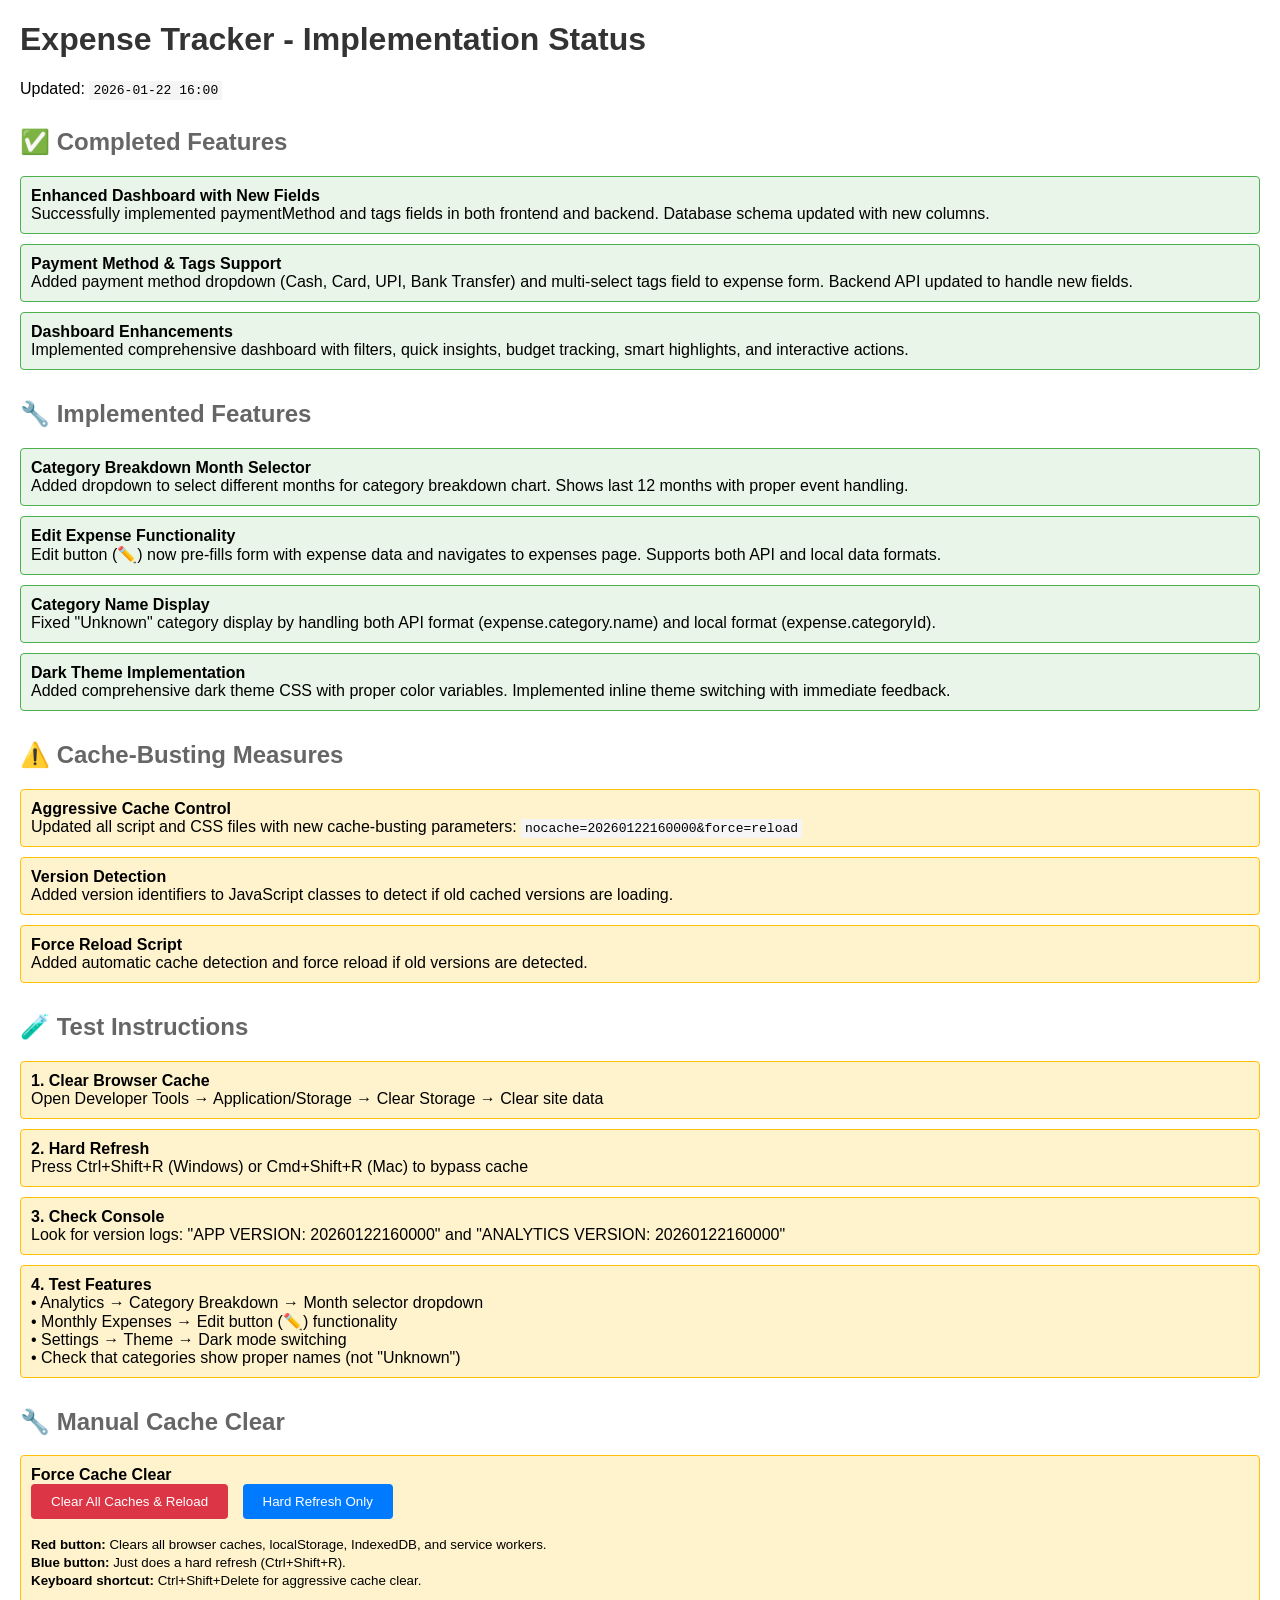
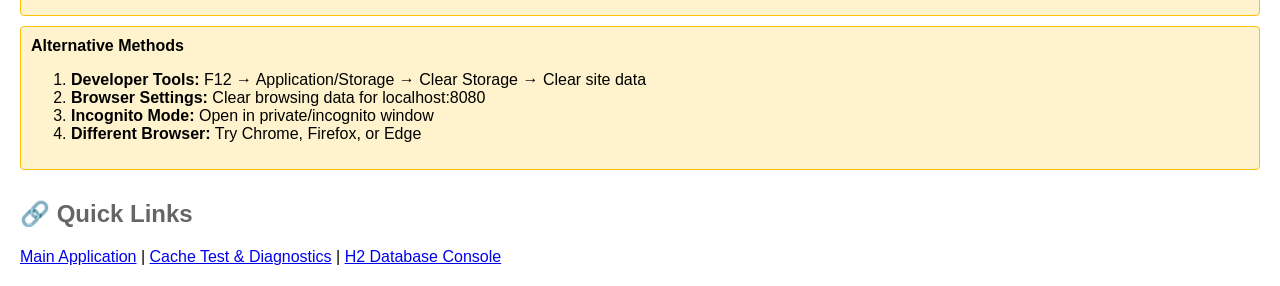
<file: tracking/src/main/resources/static/status.html>
<!DOCTYPE html>
<html>
<head>
    <meta charset="UTF-8">
    <meta http-equiv="Cache-Control" content="no-cache, no-store, must-revalidate">
    <meta http-equiv="Pragma" content="no-cache">
    <meta http-equiv="Expires" content="0">
    <title>Expense Tracker - Status</title>
    <style>
        body { font-family: Arial, sans-serif; margin: 20px; }
        .status-item { margin: 10px 0; padding: 10px; border-radius: 4px; }
        .fixed { background: #e8f5e8; border: 1px solid #4caf50; }
        .pending { background: #fff3cd; border: 1px solid #ffc107; }
        .issue { background: #f8d7da; border: 1px solid #dc3545; }
        h1 { color: #333; }
        h2 { color: #666; margin-top: 30px; }
        .version { font-family: monospace; background: #f5f5f5; padding: 2px 4px; }
    </style>
</head>
<body>
    <h1>Expense Tracker - Implementation Status</h1>
    <p>Updated: <span class="version">2026-01-22 16:00</span></p>
    
    <h2>✅ Completed Features</h2>
    
    <div class="status-item fixed">
        <strong>Enhanced Dashboard with New Fields</strong><br>
        Successfully implemented paymentMethod and tags fields in both frontend and backend. Database schema updated with new columns.
    </div>
    
    <div class="status-item fixed">
        <strong>Payment Method & Tags Support</strong><br>
        Added payment method dropdown (Cash, Card, UPI, Bank Transfer) and multi-select tags field to expense form. Backend API updated to handle new fields.
    </div>
    
    <div class="status-item fixed">
        <strong>Dashboard Enhancements</strong><br>
        Implemented comprehensive dashboard with filters, quick insights, budget tracking, smart highlights, and interactive actions.
    </div>
    
    <h2>🔧 Implemented Features</h2>
    
    <div class="status-item fixed">
        <strong>Category Breakdown Month Selector</strong><br>
        Added dropdown to select different months for category breakdown chart. Shows last 12 months with proper event handling.
    </div>
    
    <div class="status-item fixed">
        <strong>Edit Expense Functionality</strong><br>
        Edit button (✏️) now pre-fills form with expense data and navigates to expenses page. Supports both API and local data formats.
    </div>
    
    <div class="status-item fixed">
        <strong>Category Name Display</strong><br>
        Fixed "Unknown" category display by handling both API format (expense.category.name) and local format (expense.categoryId).
    </div>
    
    <div class="status-item fixed">
        <strong>Dark Theme Implementation</strong><br>
        Added comprehensive dark theme CSS with proper color variables. Implemented inline theme switching with immediate feedback.
    </div>
    
    <h2>⚠️ Cache-Busting Measures</h2>
    
    <div class="status-item pending">
        <strong>Aggressive Cache Control</strong><br>
        Updated all script and CSS files with new cache-busting parameters: <span class="version">nocache=20260122160000&force=reload</span>
    </div>
    
    <div class="status-item pending">
        <strong>Version Detection</strong><br>
        Added version identifiers to JavaScript classes to detect if old cached versions are loading.
    </div>
    
    <div class="status-item pending">
        <strong>Force Reload Script</strong><br>
        Added automatic cache detection and force reload if old versions are detected.
    </div>
    
    <h2>🧪 Test Instructions</h2>
    
    <div class="status-item pending">
        <strong>1. Clear Browser Cache</strong><br>
        Open Developer Tools → Application/Storage → Clear Storage → Clear site data
    </div>
    
    <div class="status-item pending">
        <strong>2. Hard Refresh</strong><br>
        Press Ctrl+Shift+R (Windows) or Cmd+Shift+R (Mac) to bypass cache
    </div>
    
    <div class="status-item pending">
        <strong>3. Check Console</strong><br>
        Look for version logs: "APP VERSION: 20260122160000" and "ANALYTICS VERSION: 20260122160000"
    </div>
    
    <div class="status-item pending">
        <strong>4. Test Features</strong><br>
        • Analytics → Category Breakdown → Month selector dropdown<br>
        • Monthly Expenses → Edit button (✏️) functionality<br>
        • Settings → Theme → Dark mode switching<br>
        • Check that categories show proper names (not "Unknown")
    </div>
    
    <h2>🔧 Manual Cache Clear</h2>
    
    <div class="status-item pending">
        <strong>Force Cache Clear</strong><br>
        <button onclick="forceCacheClear()" style="padding: 10px 20px; background: #dc3545; color: white; border: none; border-radius: 4px; cursor: pointer; margin-right: 10px;">
            Clear All Caches & Reload
        </button>
        <button onclick="window.location.reload(true)" style="padding: 10px 20px; background: #007bff; color: white; border: none; border-radius: 4px; cursor: pointer;">
            Hard Refresh Only
        </button>
        <p><small>
            <strong>Red button:</strong> Clears all browser caches, localStorage, IndexedDB, and service workers.<br>
            <strong>Blue button:</strong> Just does a hard refresh (Ctrl+Shift+R).<br>
            <strong>Keyboard shortcut:</strong> Ctrl+Shift+Delete for aggressive cache clear.
        </small></p>
    </div>
    
    <div class="status-item pending">
        <strong>Alternative Methods</strong><br>
        <ol>
            <li><strong>Developer Tools:</strong> F12 → Application/Storage → Clear Storage → Clear site data</li>
            <li><strong>Browser Settings:</strong> Clear browsing data for localhost:8080</li>
            <li><strong>Incognito Mode:</strong> Open in private/incognito window</li>
            <li><strong>Different Browser:</strong> Try Chrome, Firefox, or Edge</li>
        </ol>
    </div>
    
    <h2>🔗 Quick Links</h2>
    <p>
        <a href="/">Main Application</a> | 
        <a href="/cache-test.html">Cache Test & Diagnostics</a> | 
        <a href="/h2-console">H2 Database Console</a>
    </p>
    
    <script>
        console.log('STATUS PAGE LOADED:', new Date().toISOString());
        console.log('Expected version: 20260122161500');
        
        function forceCacheClear() {
            console.log('MANUAL CACHE CLEAR INITIATED');
            
            // Show progress message
            const button = event.target;
            const originalText = button.textContent;
            button.textContent = 'Clearing caches...';
            button.disabled = true;
            
            // Clear all possible caches aggressively
            Promise.all([
                // Clear service worker caches
                'caches' in window ? caches.keys().then(names => {
                    console.log('Clearing caches:', names);
                    return Promise.all(names.map(name => caches.delete(name)));
                }) : Promise.resolve(),
                
                // Clear storage
                new Promise(resolve => {
                    try {
                        localStorage.clear();
                        sessionStorage.clear();
                        console.log('Storage cleared');
                    } catch (e) {
                        console.warn('Could not clear storage:', e);
                    }
                    resolve();
                }),
                
                // Clear IndexedDB
                'indexedDB' in window ? new Promise(resolve => {
                    try {
                        const deleteReq = indexedDB.deleteDatabase('ExpenseTrackerDB');
                        deleteReq.onsuccess = () => {
                            console.log('IndexedDB cleared');
                            resolve();
                        };
                        deleteReq.onerror = () => {
                            console.warn('Could not clear IndexedDB');
                            resolve();
                        };
                        // Timeout fallback
                        setTimeout(resolve, 2000);
                    } catch (e) {
                        console.warn('Could not clear IndexedDB:', e);
                        resolve();
                    }
                }) : Promise.resolve(),
                
                // Unregister service workers
                'serviceWorker' in navigator ? navigator.serviceWorker.getRegistrations().then(registrations => {
                    console.log('Unregistering service workers:', registrations.length);
                    return Promise.all(registrations.map(registration => registration.unregister()));
                }) : Promise.resolve()
            ]).then(() => {
                console.log('All caches cleared, reloading...');
                button.textContent = 'Reloading...';
                
                // Force reload with multiple cache-busting techniques
                const cacheBust = Date.now();
                const url = new URL(window.location.origin);
                url.searchParams.set('v', '20260122161500');
                url.searchParams.set('cb', cacheBust);
                url.searchParams.set('nocache', 'true');
                url.searchParams.set('force', 'reload');
                
                // Use replace to avoid back button issues
                window.location.replace(url.href);
            }).catch(error => {
                console.error('Error clearing caches:', error);
                button.textContent = originalText;
                button.disabled = false;
                alert('Error clearing caches. Please try manually: Ctrl+Shift+R');
            });
        }
        
        // Add keyboard shortcut for cache clear
        document.addEventListener('keydown', function(e) {
            if (e.ctrlKey && e.shiftKey && e.key === 'Delete') {
                e.preventDefault();
                forceCacheClear();
            }
        });
    </script>
</body>
</html>
</file>
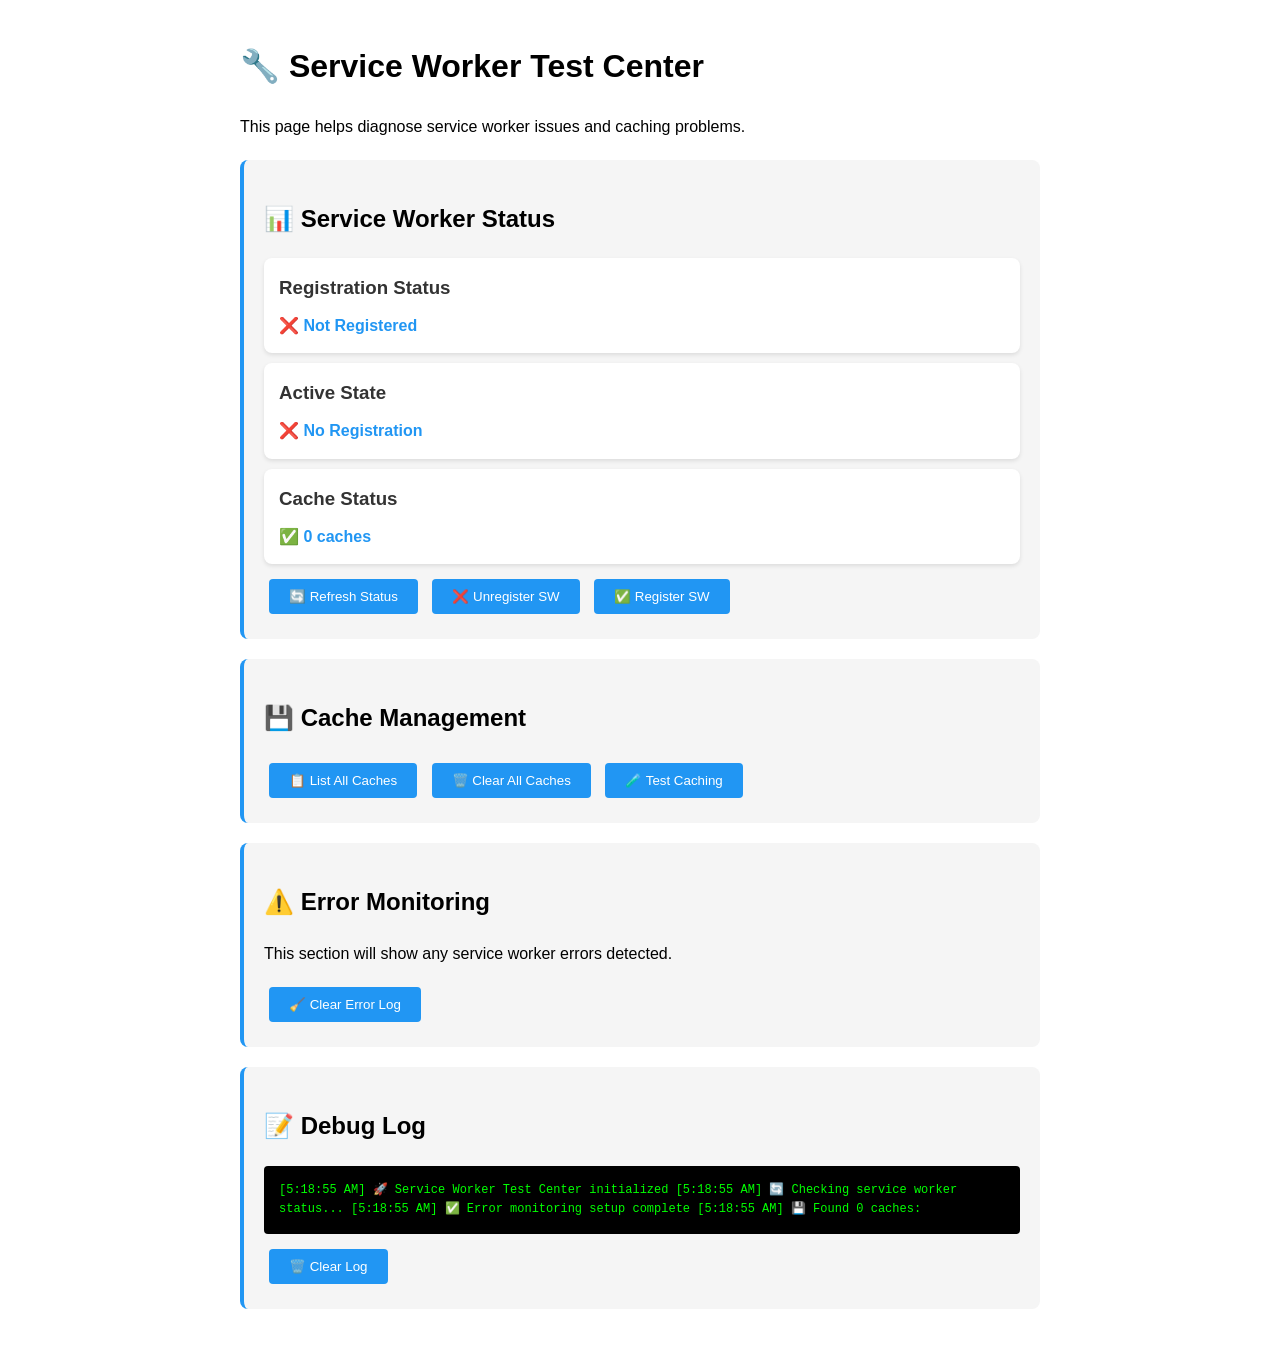
<file: tracking/src/main/resources/static/test-service-worker.html>
<!DOCTYPE html>
<html lang="en">
<head>
    <meta charset="UTF-8">
    <meta name="viewport" content="width=device-width, initial-scale=1.0">
    <title>Service Worker Test - Expense Tracker</title>
    <style>
        body {
            font-family: -apple-system, BlinkMacSystemFont, 'Segoe UI', Roboto, sans-serif;
            max-width: 800px;
            margin: 0 auto;
            padding: 20px;
            line-height: 1.6;
        }
        .test-section {
            background: #f5f5f5;
            padding: 20px;
            margin: 20px 0;
            border-radius: 8px;
            border-left: 4px solid #2196F3;
        }
        .status {
            padding: 10px;
            margin: 10px 0;
            border-radius: 4px;
            font-weight: bold;
        }
        .status.success { background: #d4edda; color: #155724; }
        .status.error { background: #f8d7da; color: #721c24; }
        .status.warning { background: #fff3cd; color: #856404; }
        .status.info { background: #d1ecf1; color: #0c5460; }
        button {
            background: #2196F3;
            color: white;
            border: none;
            padding: 10px 20px;
            border-radius: 4px;
            cursor: pointer;
            margin: 5px;
        }
        button:hover { background: #1976D2; }
        button:disabled { background: #ccc; cursor: not-allowed; }
        .log {
            background: #000;
            color: #0f0;
            padding: 15px;
            border-radius: 4px;
            font-family: monospace;
            font-size: 12px;
            max-height: 300px;
            overflow-y: auto;
            margin: 10px 0;
        }
        .info-card {
            background: white;
            padding: 15px;
            margin: 10px 0;
            border-radius: 8px;
            box-shadow: 0 2px 4px rgba(0,0,0,0.1);
        }
        .info-card h3 {
            margin: 0 0 10px 0;
            color: #333;
        }
        .info-card .value {
            font-size: 16px;
            font-weight: bold;
            color: #2196F3;
        }
    </style>
</head>
<body>
    <h1>🔧 Service Worker Test Center</h1>
    <p>This page helps diagnose service worker issues and caching problems.</p>

    <!-- Service Worker Status -->
    <div class="test-section">
        <h2>📊 Service Worker Status</h2>
        <div class="info-card">
            <h3>Registration Status</h3>
            <div class="value" id="sw-registration-status">Checking...</div>
        </div>
        <div class="info-card">
            <h3>Active State</h3>
            <div class="value" id="sw-active-status">Checking...</div>
        </div>
        <div class="info-card">
            <h3>Cache Status</h3>
            <div class="value" id="cache-status">Checking...</div>
        </div>
        <button onclick="checkServiceWorkerStatus()">🔄 Refresh Status</button>
        <button onclick="unregisterServiceWorker()">❌ Unregister SW</button>
        <button onclick="registerServiceWorker()">✅ Register SW</button>
    </div>

    <!-- Cache Management -->
    <div class="test-section">
        <h2>💾 Cache Management</h2>
        <div id="cache-info"></div>
        <button onclick="listCaches()">📋 List All Caches</button>
        <button onclick="clearAllCaches()">🗑️ Clear All Caches</button>
        <button onclick="testCaching()">🧪 Test Caching</button>
    </div>

    <!-- Error Monitoring -->
    <div class="test-section">
        <h2>⚠️ Error Monitoring</h2>
        <div id="error-info">
            <p>This section will show any service worker errors detected.</p>
        </div>
        <button onclick="clearErrors()">🧹 Clear Error Log</button>
    </div>

    <!-- Debug Log -->
    <div class="test-section">
        <h2>📝 Debug Log</h2>
        <div class="log" id="debug-log"></div>
        <button onclick="clearLog()">🗑️ Clear Log</button>
    </div>

    <script>
        let errorLog = [];
        
        // Initialize on page load
        document.addEventListener('DOMContentLoaded', () => {
            log('🚀 Service Worker Test Center initialized');
            checkServiceWorkerStatus();
            setupErrorMonitoring();
        });

        function log(message) {
            const timestamp = new Date().toLocaleTimeString();
            const logElement = document.getElementById('debug-log');
            logElement.innerHTML += `[${timestamp}] ${message}\n`;
            logElement.scrollTop = logElement.scrollHeight;
            console.log(message);
        }

        function clearLog() {
            document.getElementById('debug-log').innerHTML = '';
        }

        function setupErrorMonitoring() {
            // Monitor console errors
            const originalError = console.error;
            console.error = function(...args) {
                const errorMessage = args.join(' ');
                if (errorMessage.includes('chrome-extension') || 
                    errorMessage.includes('Cache') || 
                    errorMessage.includes('sw.js')) {
                    errorLog.push({
                        timestamp: new Date().toISOString(),
                        message: errorMessage,
                        type: 'console.error'
                    });
                    updateErrorDisplay();
                }
                originalError.apply(console, args);
            };

            // Monitor unhandled promise rejections
            window.addEventListener('unhandledrejection', event => {
                errorLog.push({
                    timestamp: new Date().toISOString(),
                    message: event.reason.toString(),
                    type: 'unhandledrejection'
                });
                updateErrorDisplay();
            });

            log('✅ Error monitoring setup complete');
        }

        function updateErrorDisplay() {
            const errorInfo = document.getElementById('error-info');
            if (errorLog.length === 0) {
                errorInfo.innerHTML = '<p class="status success">No errors detected</p>';
                return;
            }

            const recentErrors = errorLog.slice(-10); // Show last 10 errors
            const errorHtml = recentErrors.map(error => `
                <div class="status ${error.message.includes('chrome-extension') ? 'warning' : 'error'}">
                    <strong>${error.type}</strong> at ${new Date(error.timestamp).toLocaleTimeString()}<br>
                    ${error.message}
                </div>
            `).join('');

            errorInfo.innerHTML = errorHtml;
        }

        function clearErrors() {
            errorLog = [];
            updateErrorDisplay();
            log('🧹 Error log cleared');
        }

        async function checkServiceWorkerStatus() {
            log('🔄 Checking service worker status...');
            
            if (!('serviceWorker' in navigator)) {
                document.getElementById('sw-registration-status').textContent = '❌ Not Supported';
                document.getElementById('sw-active-status').textContent = '❌ Not Supported';
                document.getElementById('cache-status').textContent = '❌ Not Supported';
                return;
            }

            try {
                const registration = await navigator.serviceWorker.getRegistration();
                
                if (registration) {
                    document.getElementById('sw-registration-status').textContent = '✅ Registered';
                    
                    if (registration.active) {
                        document.getElementById('sw-active-status').textContent = '✅ Active';
                        log(`📱 Service worker active: ${registration.active.scriptURL}`);
                    } else if (registration.installing) {
                        document.getElementById('sw-active-status').textContent = '⏳ Installing';
                    } else if (registration.waiting) {
                        document.getElementById('sw-active-status').textContent = '⏳ Waiting';
                    } else {
                        document.getElementById('sw-active-status').textContent = '❌ Not Active';
                    }
                } else {
                    document.getElementById('sw-registration-status').textContent = '❌ Not Registered';
                    document.getElementById('sw-active-status').textContent = '❌ No Registration';
                }

                // Check cache status
                if ('caches' in window) {
                    const cacheNames = await caches.keys();
                    document.getElementById('cache-status').textContent = `✅ ${cacheNames.length} caches`;
                    log(`💾 Found ${cacheNames.length} caches: ${cacheNames.join(', ')}`);
                } else {
                    document.getElementById('cache-status').textContent = '❌ Not Supported';
                }

            } catch (error) {
                log(`❌ Error checking service worker: ${error.message}`);
                document.getElementById('sw-registration-status').textContent = '❌ Error';
                document.getElementById('sw-active-status').textContent = '❌ Error';
            }
        }

        async function registerServiceWorker() {
            log('📱 Registering service worker...');
            
            if (!('serviceWorker' in navigator)) {
                log('❌ Service workers not supported');
                return;
            }

            try {
                const registration = await navigator.serviceWorker.register('/sw.js');
                log('✅ Service worker registered successfully');
                
                registration.addEventListener('updatefound', () => {
                    log('🔄 Service worker update found');
                });

                await checkServiceWorkerStatus();
            } catch (error) {
                log(`❌ Service worker registration failed: ${error.message}`);
            }
        }

        async function unregisterServiceWorker() {
            log('❌ Unregistering service worker...');
            
            try {
                const registration = await navigator.serviceWorker.getRegistration();
                if (registration) {
                    await registration.unregister();
                    log('✅ Service worker unregistered successfully');
                } else {
                    log('ℹ️ No service worker registration found');
                }
                
                await checkServiceWorkerStatus();
            } catch (error) {
                log(`❌ Error unregistering service worker: ${error.message}`);
            }
        }

        async function listCaches() {
            log('📋 Listing all caches...');
            
            if (!('caches' in window)) {
                log('❌ Cache API not supported');
                return;
            }

            try {
                const cacheNames = await caches.keys();
                const cacheInfo = document.getElementById('cache-info');
                
                if (cacheNames.length === 0) {
                    cacheInfo.innerHTML = '<p class="status info">No caches found</p>';
                    log('ℹ️ No caches found');
                    return;
                }

                let cacheHtml = '<h3>Cache Details:</h3>';
                
                for (const cacheName of cacheNames) {
                    const cache = await caches.open(cacheName);
                    const requests = await cache.keys();
                    
                    cacheHtml += `
                        <div class="info-card">
                            <h4>${cacheName}</h4>
                            <p><strong>Entries:</strong> ${requests.length}</p>
                            <details>
                                <summary>Show cached URLs</summary>
                                <ul style="margin: 10px 0; padding-left: 20px;">
                                    ${requests.map(req => `<li>${req.url}</li>`).join('')}
                                </ul>
                            </details>
                        </div>
                    `;
                    
                    log(`💾 Cache "${cacheName}": ${requests.length} entries`);
                }
                
                cacheInfo.innerHTML = cacheHtml;
                
            } catch (error) {
                log(`❌ Error listing caches: ${error.message}`);
            }
        }

        async function clearAllCaches() {
            log('🗑️ Clearing all caches...');
            
            if (!('caches' in window)) {
                log('❌ Cache API not supported');
                return;
            }

            try {
                const cacheNames = await caches.keys();
                
                await Promise.all(
                    cacheNames.map(cacheName => {
                        log(`🗑️ Deleting cache: ${cacheName}`);
                        return caches.delete(cacheName);
                    })
                );
                
                log(`✅ Cleared ${cacheNames.length} caches`);
                await checkServiceWorkerStatus();
                await listCaches();
                
            } catch (error) {
                log(`❌ Error clearing caches: ${error.message}`);
            }
        }

        async function testCaching() {
            log('🧪 Testing caching functionality...');
            
            try {
                // Test fetching a resource that should be cached
                const testUrl = '/css/styles.css';
                
                log(`📥 Fetching ${testUrl}...`);
                const response = await fetch(testUrl);
                
                if (response.ok) {
                    log(`✅ Successfully fetched ${testUrl} (${response.status})`);
                    
                    // Check if it's now in cache
                    const cacheNames = await caches.keys();
                    let foundInCache = false;
                    
                    for (const cacheName of cacheNames) {
                        const cache = await caches.open(cacheName);
                        const cachedResponse = await cache.match(testUrl);
                        if (cachedResponse) {
                            foundInCache = true;
                            log(`✅ Found ${testUrl} in cache: ${cacheName}`);
                            break;
                        }
                    }
                    
                    if (!foundInCache) {
                        log(`⚠️ ${testUrl} not found in any cache`);
                    }
                } else {
                    log(`❌ Failed to fetch ${testUrl}: ${response.status}`);
                }
                
            } catch (error) {
                log(`❌ Error testing caching: ${error.message}`);
            }
        }
    </script>
</body>
</html>
</file>
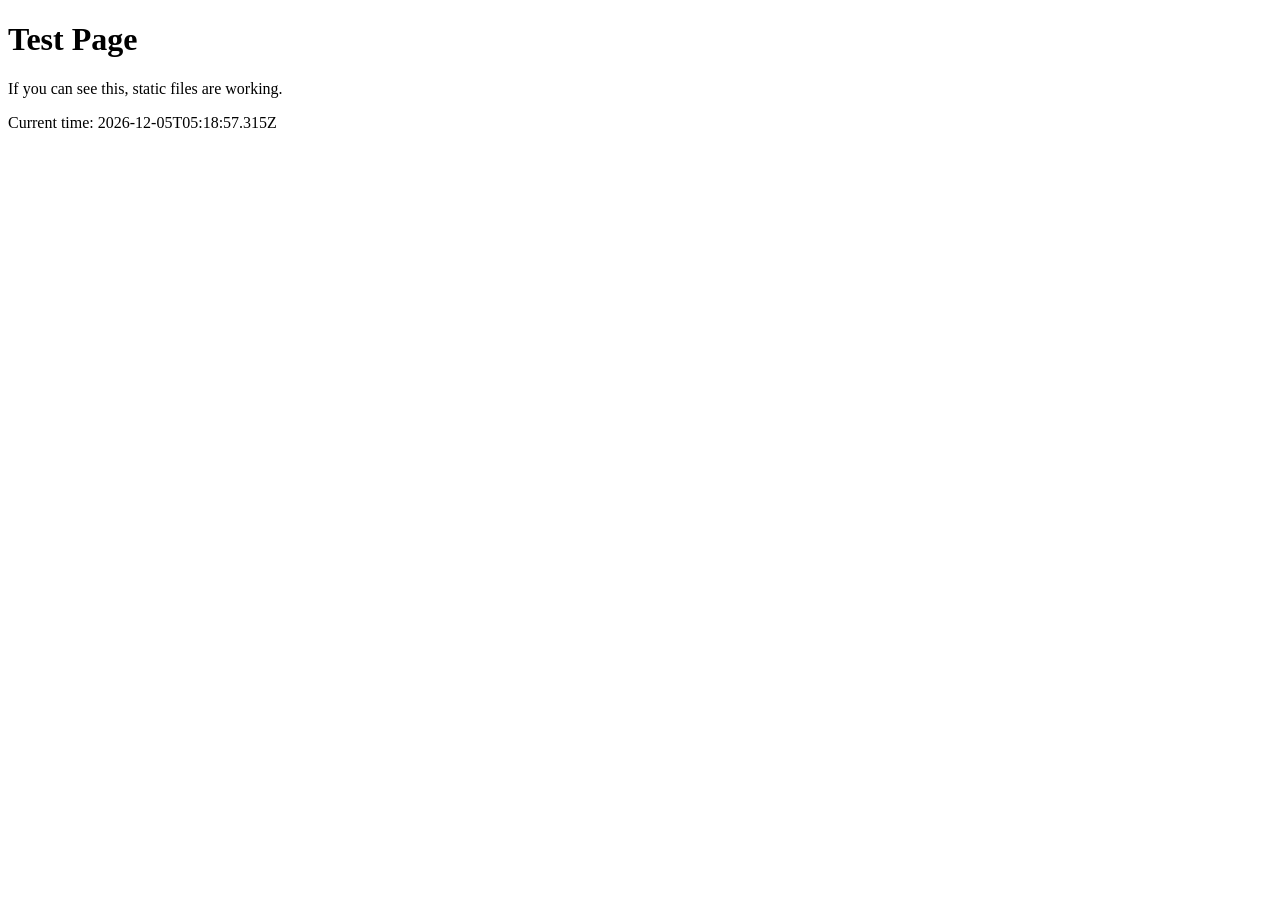
<file: tracking/src/main/resources/static/test.html>
<!DOCTYPE html>
<html>
<head>
    <title>Simple Test</title>
</head>
<body>
    <h1>Test Page</h1>
    <p>If you can see this, static files are working.</p>
    <p>Current time: <script>document.write(new Date().toISOString());</script></p>
</body>
</html>
</file>
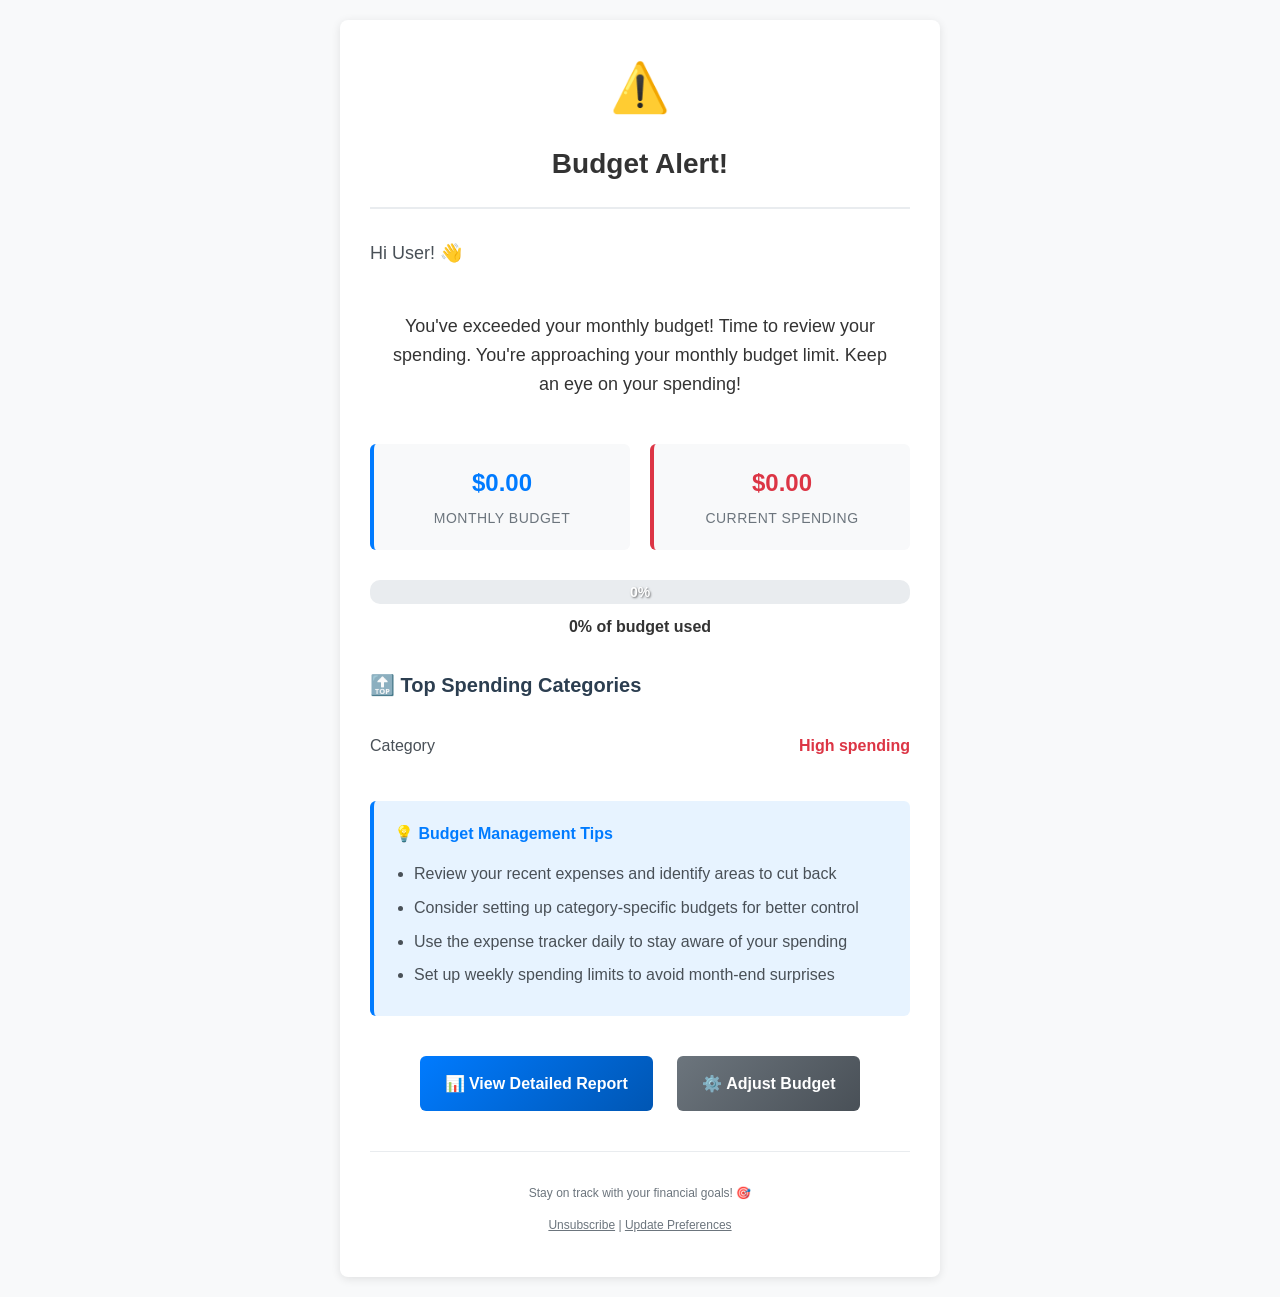
<file: tracking/src/main/resources/templates/email/budget-alert.html>
<!DOCTYPE html>
<html xmlns:th="http://www.thymeleaf.org">
<head>
    <meta charset="UTF-8">
    <meta name="viewport" content="width=device-width, initial-scale=1.0">
    <title>Budget Alert</title>
    <style>
        body {
            font-family: -apple-system, BlinkMacSystemFont, 'Segoe UI', Roboto, Oxygen, Ubuntu, Cantarell, sans-serif;
            line-height: 1.6;
            color: #333;
            max-width: 600px;
            margin: 0 auto;
            padding: 20px;
            background-color: #f8f9fa;
        }
        .container {
            background-color: white;
            border-radius: 8px;
            padding: 30px;
            box-shadow: 0 2px 10px rgba(0,0,0,0.1);
        }
        .header {
            text-align: center;
            margin-bottom: 30px;
            padding-bottom: 20px;
            border-bottom: 2px solid #e9ecef;
        }
        .header h1 {
            margin: 0;
            font-size: 28px;
        }
        .header.warning h1 {
            color: #fd7e14;
        }
        .header.exceeded h1 {
            color: #dc3545;
        }
        .alert-icon {
            font-size: 48px;
            margin-bottom: 15px;
        }
        .greeting {
            font-size: 18px;
            margin-bottom: 20px;
            color: #495057;
        }
        .alert-message {
            padding: 20px;
            border-radius: 8px;
            margin: 25px 0;
            text-align: center;
            font-size: 18px;
            font-weight: 500;
        }
        .alert-message.warning {
            background-color: #fff3cd;
            border: 1px solid #ffeaa7;
            color: #856404;
        }
        .alert-message.exceeded {
            background-color: #f8d7da;
            border: 1px solid #f5c6cb;
            color: #721c24;
        }
        .budget-stats {
            display: grid;
            grid-template-columns: 1fr 1fr;
            gap: 20px;
            margin: 25px 0;
        }
        .stat-card {
            background-color: #f8f9fa;
            padding: 20px;
            border-radius: 6px;
            text-align: center;
        }
        .stat-card.budget {
            border-left: 4px solid #007bff;
        }
        .stat-card.spending {
            border-left: 4px solid #dc3545;
        }
        .stat-value {
            font-size: 24px;
            font-weight: bold;
            margin-bottom: 5px;
        }
        .stat-card.budget .stat-value {
            color: #007bff;
        }
        .stat-card.spending .stat-value {
            color: #dc3545;
        }
        .stat-label {
            font-size: 14px;
            color: #6c757d;
            text-transform: uppercase;
            letter-spacing: 0.5px;
        }
        .progress-container {
            margin: 30px 0;
        }
        .progress-bar {
            background-color: #e9ecef;
            border-radius: 10px;
            height: 24px;
            overflow: hidden;
            position: relative;
        }
        .progress-fill {
            height: 100%;
            border-radius: 10px;
            transition: width 0.3s ease;
            position: relative;
        }
        .progress-fill.warning {
            background: linear-gradient(90deg, #ffc107, #fd7e14);
        }
        .progress-fill.exceeded {
            background: linear-gradient(90deg, #dc3545, #c82333);
        }
        .progress-text {
            position: absolute;
            top: 50%;
            left: 50%;
            transform: translate(-50%, -50%);
            font-weight: bold;
            color: white;
            font-size: 14px;
            text-shadow: 1px 1px 2px rgba(0,0,0,0.5);
        }
        .progress-label {
            text-align: center;
            margin-top: 10px;
            font-size: 16px;
            font-weight: bold;
        }
        .progress-label.warning {
            color: #fd7e14;
        }
        .progress-label.exceeded {
            color: #dc3545;
        }
        .top-categories {
            margin: 30px 0;
        }
        .top-categories h3 {
            color: #2c3e50;
            margin-bottom: 20px;
            font-size: 20px;
        }
        .category-item {
            display: flex;
            justify-content: space-between;
            align-items: center;
            padding: 12px 0;
            border-bottom: 1px solid #f1f3f4;
        }
        .category-item:last-child {
            border-bottom: none;
        }
        .category-name {
            font-weight: 500;
            color: #495057;
        }
        .category-spending {
            font-weight: bold;
            color: #dc3545;
        }
        .cta-buttons {
            text-align: center;
            margin: 30px 0;
        }
        .cta-button {
            display: inline-block;
            text-decoration: none;
            padding: 15px 25px;
            border-radius: 6px;
            font-weight: bold;
            margin: 10px;
            transition: transform 0.2s ease;
        }
        .cta-button:hover {
            transform: translateY(-2px);
        }
        .cta-button.primary {
            background: linear-gradient(135deg, #007bff, #0056b3);
            color: white;
        }
        .cta-button.secondary {
            background: linear-gradient(135deg, #6c757d, #495057);
            color: white;
        }
        .tips {
            background-color: #e7f3ff;
            padding: 20px;
            border-radius: 6px;
            margin: 25px 0;
            border-left: 4px solid #007bff;
        }
        .tips h4 {
            color: #007bff;
            margin-top: 0;
            margin-bottom: 15px;
        }
        .tips ul {
            margin: 0;
            padding-left: 20px;
        }
        .tips li {
            margin-bottom: 8px;
            color: #495057;
        }
        .footer {
            margin-top: 30px;
            padding-top: 20px;
            border-top: 1px solid #e9ecef;
            text-align: center;
            font-size: 12px;
            color: #6c757d;
        }
        @media (max-width: 600px) {
            .budget-stats {
                grid-template-columns: 1fr;
            }
            .container {
                padding: 20px;
            }
            .cta-button {
                display: block;
                margin: 10px 0;
            }
        }
    </style>
</head>
<body>
    <div class="container">
        <div class="header" th:classappend="${alertType == 'exceeded'} ? 'exceeded' : 'warning'">
            <div class="alert-icon" th:text="${alertType == 'exceeded'} ? '🚨' : '⚠️'">⚠️</div>
            <h1 th:text="${alertType == 'exceeded'} ? 'Budget Exceeded!' : 'Budget Warning!'">Budget Alert!</h1>
        </div>
        
        <div class="greeting">
            Hi <span th:text="${userName}">User</span>! 👋
        </div>
        
        <div class="alert-message" th:classappend="${alertType == 'exceeded'} ? 'exceeded' : 'warning'">
            <span th:if="${alertType == 'exceeded'}">
                You've exceeded your monthly budget! Time to review your spending.
            </span>
            <span th:if="${alertType == 'warning'}">
                You're approaching your monthly budget limit. Keep an eye on your spending!
            </span>
        </div>
        
        <div class="budget-stats">
            <div class="stat-card budget">
                <div class="stat-value" th:text="${#numbers.formatCurrency(budgetAmount)}">$0.00</div>
                <div class="stat-label">Monthly Budget</div>
            </div>
            <div class="stat-card spending">
                <div class="stat-value" th:text="${#numbers.formatCurrency(currentSpending)}">$0.00</div>
                <div class="stat-label">Current Spending</div>
            </div>
        </div>
        
        <div class="progress-container">
            <div class="progress-bar">
                <div class="progress-fill" 
                     th:classappend="${alertType == 'exceeded'} ? 'exceeded' : 'warning'"
                     th:style="'width: ' + ${percentage > 100 ? 100 : percentage} + '%'">
                    <div class="progress-text" th:text="${#numbers.formatPercent(percentage / 100, 0, 0)}">0%</div>
                </div>
            </div>
            <div class="progress-label" th:classappend="${alertType == 'exceeded'} ? 'exceeded' : 'warning'">
                <span th:text="${#numbers.formatPercent(percentage / 100, 1, 1)}">0%</span> of budget used
            </div>
        </div>
        
        <div class="top-categories" th:if="${topCategories != null and !topCategories.isEmpty()}">
            <h3>🔝 Top Spending Categories</h3>
            <div th:each="category : ${topCategories}" class="category-item">
                <div class="category-name" th:text="${category}">Category</div>
                <div class="category-spending">High spending</div>
            </div>
        </div>
        
        <div class="tips">
            <h4>💡 Budget Management Tips</h4>
            <ul>
                <li>Review your recent expenses and identify areas to cut back</li>
                <li>Consider setting up category-specific budgets for better control</li>
                <li>Use the expense tracker daily to stay aware of your spending</li>
                <li>Set up weekly spending limits to avoid month-end surprises</li>
            </ul>
        </div>
        
        <div class="cta-buttons">
            <a href="#" class="cta-button primary">📊 View Detailed Report</a>
            <a href="#" class="cta-button secondary">⚙️ Adjust Budget</a>
        </div>
        
        <div class="footer">
            <p>Stay on track with your financial goals! 🎯</p>
            <p>
                <a href="#" style="color: #6c757d;">Unsubscribe</a> | 
                <a href="#" style="color: #6c757d;">Update Preferences</a>
            </p>
        </div>
    </div>
</body>
</html>
</file>
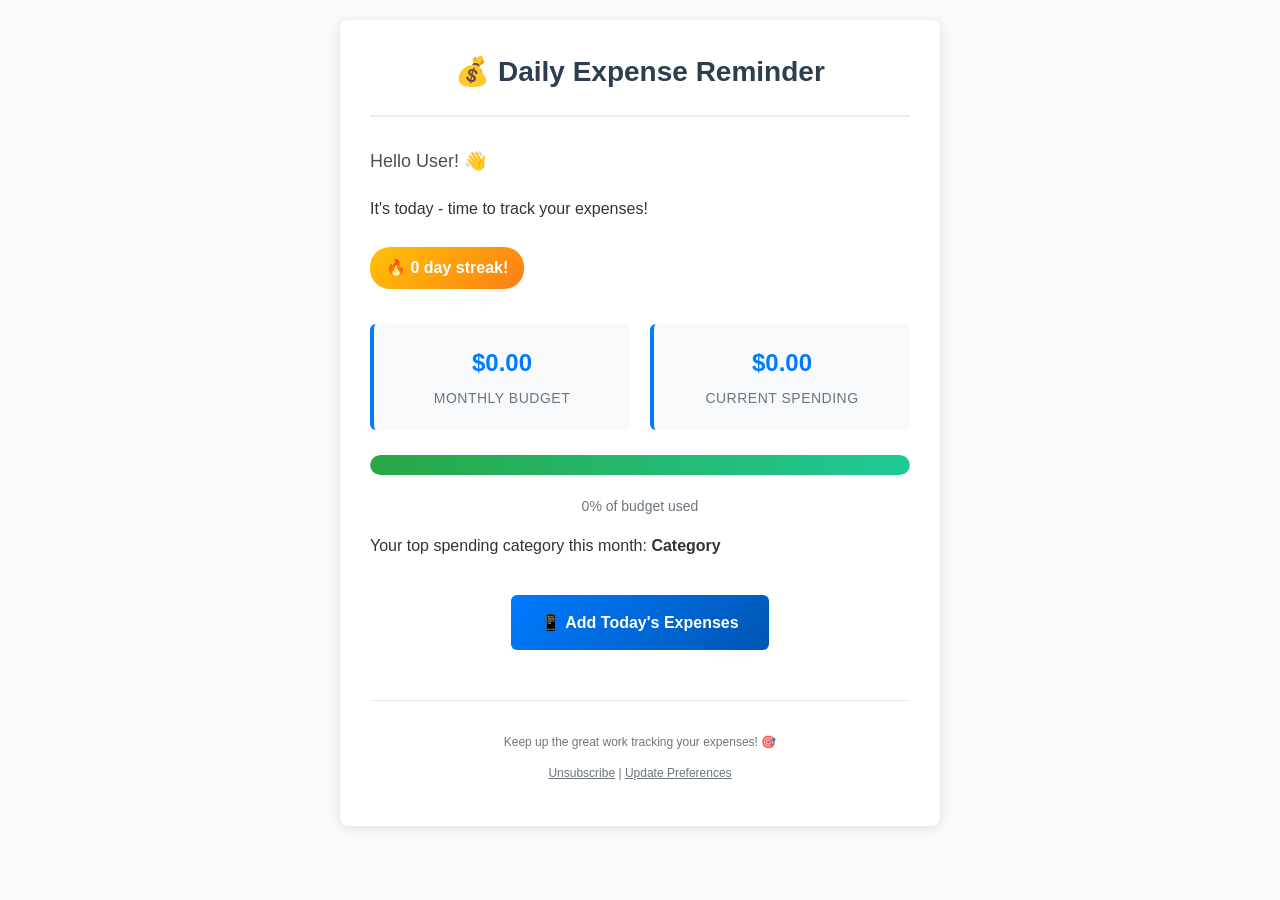
<file: tracking/src/main/resources/templates/email/daily-reminder.html>
<!DOCTYPE html>
<html xmlns:th="http://www.thymeleaf.org">
<head>
    <meta charset="UTF-8">
    <meta name="viewport" content="width=device-width, initial-scale=1.0">
    <title>Daily Expense Reminder</title>
    <style>
        body {
            font-family: -apple-system, BlinkMacSystemFont, 'Segoe UI', Roboto, Oxygen, Ubuntu, Cantarell, sans-serif;
            line-height: 1.6;
            color: #333;
            max-width: 600px;
            margin: 0 auto;
            padding: 20px;
            background-color: #f8f9fa;
        }
        .container {
            background-color: white;
            border-radius: 8px;
            padding: 30px;
            box-shadow: 0 2px 10px rgba(0,0,0,0.1);
        }
        .header {
            text-align: center;
            margin-bottom: 30px;
            padding-bottom: 20px;
            border-bottom: 2px solid #e9ecef;
        }
        .header h1 {
            color: #2c3e50;
            margin: 0;
            font-size: 28px;
        }
        .greeting {
            font-size: 18px;
            margin-bottom: 20px;
            color: #495057;
        }
        .stats-grid {
            display: grid;
            grid-template-columns: 1fr 1fr;
            gap: 20px;
            margin: 25px 0;
        }
        .stat-card {
            background-color: #f8f9fa;
            padding: 20px;
            border-radius: 6px;
            text-align: center;
            border-left: 4px solid #007bff;
        }
        .stat-value {
            font-size: 24px;
            font-weight: bold;
            color: #007bff;
            margin-bottom: 5px;
        }
        .stat-label {
            font-size: 14px;
            color: #6c757d;
            text-transform: uppercase;
            letter-spacing: 0.5px;
        }
        .progress-bar {
            background-color: #e9ecef;
            border-radius: 10px;
            height: 20px;
            margin: 20px 0;
            overflow: hidden;
        }
        .progress-fill {
            height: 100%;
            background: linear-gradient(90deg, #28a745, #20c997);
            border-radius: 10px;
            transition: width 0.3s ease;
        }
        .progress-text {
            text-align: center;
            margin-top: 10px;
            font-size: 14px;
            color: #6c757d;
        }
        .cta-button {
            display: inline-block;
            background: linear-gradient(135deg, #007bff, #0056b3);
            color: white;
            text-decoration: none;
            padding: 15px 30px;
            border-radius: 6px;
            font-weight: bold;
            text-align: center;
            margin: 20px 0;
            transition: transform 0.2s ease;
        }
        .cta-button:hover {
            transform: translateY(-2px);
        }
        .footer {
            margin-top: 30px;
            padding-top: 20px;
            border-top: 1px solid #e9ecef;
            text-align: center;
            font-size: 12px;
            color: #6c757d;
        }
        .streak-badge {
            background: linear-gradient(135deg, #ffc107, #fd7e14);
            color: white;
            padding: 8px 16px;
            border-radius: 20px;
            font-weight: bold;
            display: inline-block;
            margin: 10px 0;
        }
        @media (max-width: 600px) {
            .stats-grid {
                grid-template-columns: 1fr;
            }
            .container {
                padding: 20px;
            }
        }
    </style>
</head>
<body>
    <div class="container">
        <div class="header">
            <h1>💰 Daily Expense Reminder</h1>
        </div>
        
        <div class="greeting">
            Hello <span th:text="${userName}">User</span>! 👋
        </div>
        
        <p>It's <span th:text="${#temporals.format(date, 'EEEE, MMMM d, yyyy')}">today</span> - time to track your expenses!</p>
        
        <div th:if="${streakDays > 0}" class="streak-badge">
            🔥 <span th:text="${streakDays}">0</span> day streak!
        </div>
        
        <div class="stats-grid">
            <div class="stat-card">
                <div class="stat-value" th:text="${#numbers.formatCurrency(monthlyBudget)}">$0.00</div>
                <div class="stat-label">Monthly Budget</div>
            </div>
            <div class="stat-card">
                <div class="stat-value" th:text="${#numbers.formatCurrency(currentSpending)}">$0.00</div>
                <div class="stat-label">Current Spending</div>
            </div>
        </div>
        
        <div th:if="${monthlyBudget > 0}">
            <div class="progress-bar">
                <div class="progress-fill" th:style="'width: ' + ${(currentSpending / monthlyBudget) * 100} + '%'"></div>
            </div>
            <div class="progress-text">
                <span th:text="${#numbers.formatPercent((currentSpending / monthlyBudget), 1, 1)}">0%</span> of budget used
            </div>
        </div>
        
        <div th:if="${topCategory != null and topCategory != ''}">
            <p>Your top spending category this month: <strong th:text="${topCategory}">Category</strong></p>
        </div>
        
        <div style="text-align: center;">
            <a href="#" class="cta-button">📱 Add Today's Expenses</a>
        </div>
        
        <div class="footer">
            <p>Keep up the great work tracking your expenses! 🎯</p>
            <p>
                <a href="#" style="color: #6c757d;">Unsubscribe</a> | 
                <a href="#" style="color: #6c757d;">Update Preferences</a>
            </p>
        </div>
    </div>
</body>
</html>
</file>
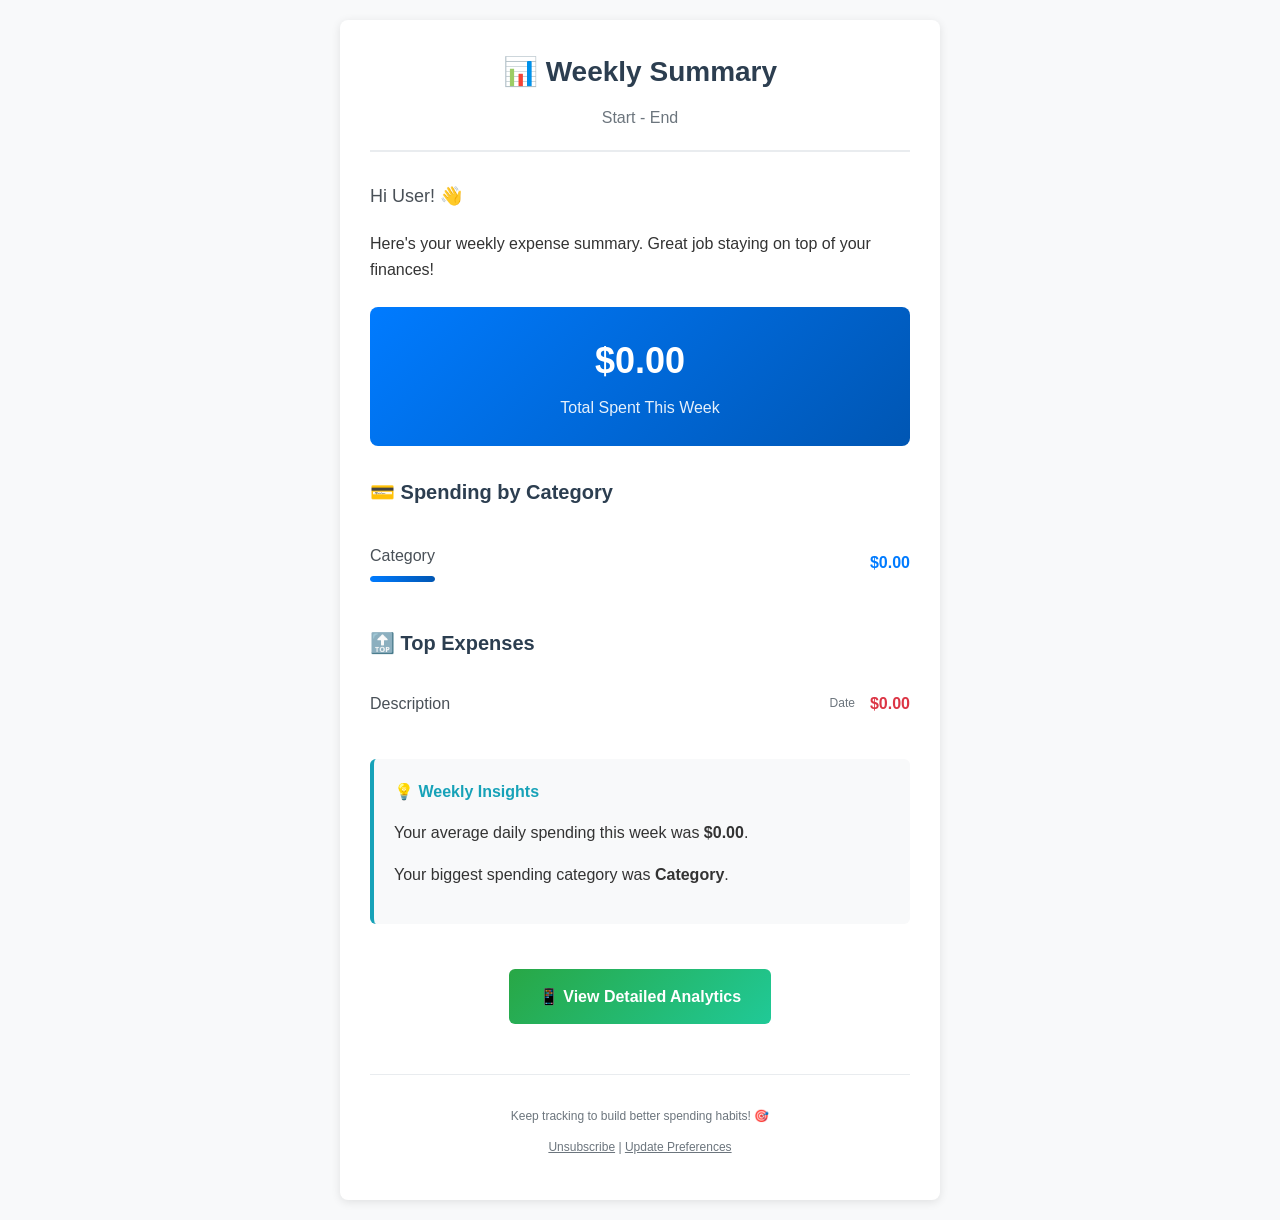
<file: tracking/src/main/resources/templates/email/weekly-summary.html>
<!DOCTYPE html>
<html xmlns:th="http://www.thymeleaf.org">
<head>
    <meta charset="UTF-8">
    <meta name="viewport" content="width=device-width, initial-scale=1.0">
    <title>Weekly Expense Summary</title>
    <style>
        body {
            font-family: -apple-system, BlinkMacSystemFont, 'Segoe UI', Roboto, Oxygen, Ubuntu, Cantarell, sans-serif;
            line-height: 1.6;
            color: #333;
            max-width: 600px;
            margin: 0 auto;
            padding: 20px;
            background-color: #f8f9fa;
        }
        .container {
            background-color: white;
            border-radius: 8px;
            padding: 30px;
            box-shadow: 0 2px 10px rgba(0,0,0,0.1);
        }
        .header {
            text-align: center;
            margin-bottom: 30px;
            padding-bottom: 20px;
            border-bottom: 2px solid #e9ecef;
        }
        .header h1 {
            color: #2c3e50;
            margin: 0;
            font-size: 28px;
        }
        .date-range {
            color: #6c757d;
            font-size: 16px;
            margin-top: 10px;
        }
        .greeting {
            font-size: 18px;
            margin-bottom: 20px;
            color: #495057;
        }
        .total-spent {
            background: linear-gradient(135deg, #007bff, #0056b3);
            color: white;
            padding: 25px;
            border-radius: 8px;
            text-align: center;
            margin: 25px 0;
        }
        .total-amount {
            font-size: 36px;
            font-weight: bold;
            margin-bottom: 5px;
        }
        .total-label {
            font-size: 16px;
            opacity: 0.9;
        }
        .category-breakdown {
            margin: 30px 0;
        }
        .category-breakdown h3 {
            color: #2c3e50;
            margin-bottom: 20px;
            font-size: 20px;
        }
        .category-item {
            display: flex;
            justify-content: space-between;
            align-items: center;
            padding: 15px 0;
            border-bottom: 1px solid #e9ecef;
        }
        .category-item:last-child {
            border-bottom: none;
        }
        .category-name {
            font-weight: 500;
            color: #495057;
        }
        .category-amount {
            font-weight: bold;
            color: #007bff;
        }
        .category-bar {
            height: 6px;
            background-color: #e9ecef;
            border-radius: 3px;
            margin-top: 8px;
            overflow: hidden;
        }
        .category-fill {
            height: 100%;
            background: linear-gradient(90deg, #007bff, #0056b3);
            border-radius: 3px;
        }
        .top-expenses {
            margin: 30px 0;
        }
        .top-expenses h3 {
            color: #2c3e50;
            margin-bottom: 20px;
            font-size: 20px;
        }
        .expense-item {
            display: flex;
            justify-content: space-between;
            align-items: center;
            padding: 12px 0;
            border-bottom: 1px solid #f1f3f4;
        }
        .expense-item:last-child {
            border-bottom: none;
        }
        .expense-description {
            color: #495057;
            flex-grow: 1;
        }
        .expense-date {
            color: #6c757d;
            font-size: 12px;
            margin-right: 15px;
        }
        .expense-amount {
            font-weight: bold;
            color: #dc3545;
        }
        .cta-button {
            display: inline-block;
            background: linear-gradient(135deg, #28a745, #20c997);
            color: white;
            text-decoration: none;
            padding: 15px 30px;
            border-radius: 6px;
            font-weight: bold;
            text-align: center;
            margin: 20px 0;
            transition: transform 0.2s ease;
        }
        .cta-button:hover {
            transform: translateY(-2px);
        }
        .footer {
            margin-top: 30px;
            padding-top: 20px;
            border-top: 1px solid #e9ecef;
            text-align: center;
            font-size: 12px;
            color: #6c757d;
        }
        .insights {
            background-color: #f8f9fa;
            padding: 20px;
            border-radius: 6px;
            margin: 25px 0;
            border-left: 4px solid #17a2b8;
        }
        .insights h4 {
            color: #17a2b8;
            margin-top: 0;
            margin-bottom: 10px;
        }
        @media (max-width: 600px) {
            .container {
                padding: 20px;
            }
            .total-amount {
                font-size: 28px;
            }
            .expense-item {
                flex-direction: column;
                align-items: flex-start;
            }
            .expense-date {
                margin-right: 0;
                margin-bottom: 5px;
            }
        }
    </style>
</head>
<body>
    <div class="container">
        <div class="header">
            <h1>📊 Weekly Summary</h1>
            <div class="date-range">
                <span th:text="${#temporals.format(weekStart, 'MMM d')}">Start</span> - 
                <span th:text="${#temporals.format(weekEnd, 'MMM d, yyyy')}">End</span>
            </div>
        </div>
        
        <div class="greeting">
            Hi <span th:text="${userName}">User</span>! 👋
        </div>
        
        <p>Here's your weekly expense summary. Great job staying on top of your finances!</p>
        
        <div class="total-spent">
            <div class="total-amount" th:text="${#numbers.formatCurrency(totalSpent)}">$0.00</div>
            <div class="total-label">Total Spent This Week</div>
        </div>
        
        <div class="category-breakdown" th:if="${categoryBreakdown != null and !categoryBreakdown.isEmpty()}">
            <h3>💳 Spending by Category</h3>
            <div th:each="category : ${categoryBreakdown}" class="category-item">
                <div>
                    <div class="category-name" th:text="${category.key}">Category</div>
                    <div class="category-bar">
                        <div class="category-fill" th:style="'width: ' + ${(category.value / totalSpent) * 100} + '%'"></div>
                    </div>
                </div>
                <div class="category-amount" th:text="${#numbers.formatCurrency(category.value)}">$0.00</div>
            </div>
        </div>
        
        <div class="top-expenses" th:if="${topExpenses != null and !topExpenses.isEmpty()}">
            <h3>🔝 Top Expenses</h3>
            <div th:each="expense : ${topExpenses}" class="expense-item">
                <div class="expense-description" th:text="${expense.description}">Description</div>
                <div class="expense-date" th:text="${#temporals.format(expense.date, 'MMM d')}">Date</div>
                <div class="expense-amount" th:text="${#numbers.formatCurrency(expense.amount)}">$0.00</div>
            </div>
        </div>
        
        <div class="insights">
            <h4>💡 Weekly Insights</h4>
            <p th:if="${totalSpent > 0}">
                Your average daily spending this week was 
                <strong th:text="${#numbers.formatCurrency(totalSpent / 7)}">$0.00</strong>.
            </p>
            <p th:if="${categoryBreakdown != null and !categoryBreakdown.isEmpty()}">
                Your biggest spending category was 
                <strong th:text="${categoryBreakdown.entrySet().iterator().next().key}">Category</strong>.
            </p>
        </div>
        
        <div style="text-align: center;">
            <a href="#" class="cta-button">📱 View Detailed Analytics</a>
        </div>
        
        <div class="footer">
            <p>Keep tracking to build better spending habits! 🎯</p>
            <p>
                <a href="#" style="color: #6c757d;">Unsubscribe</a> | 
                <a href="#" style="color: #6c757d;">Update Preferences</a>
            </p>
        </div>
    </div>
</body>
</html>
</file>
